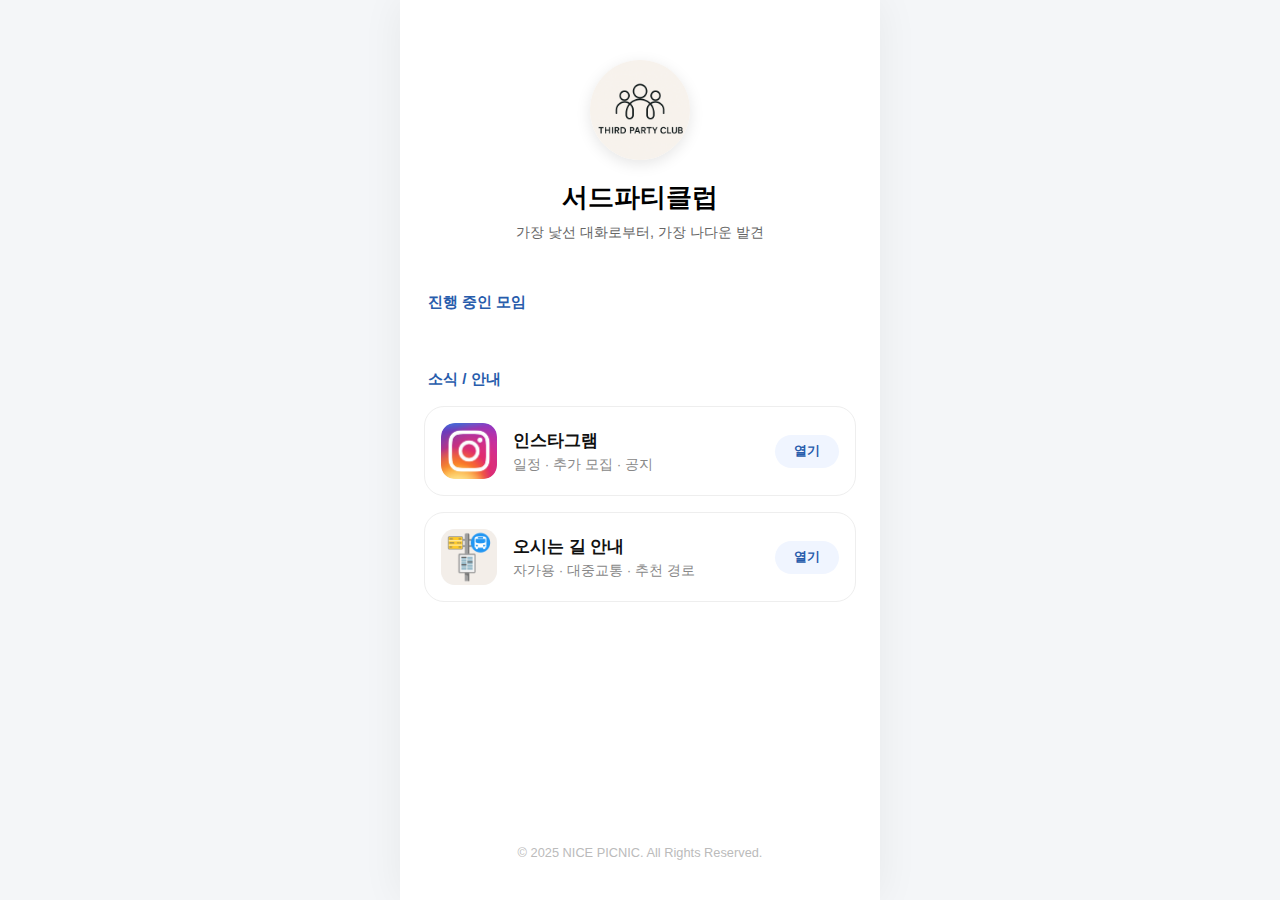
<file: index.html>
<!DOCTYPE html>
<html lang="ko">
<head>
  <meta charset="UTF-8" />
  <title>Third Party Club</title>
  <meta name="viewport" content="width=device-width, initial-scale=1" />
  
  <!--<link rel="stylesheet" href="css/style.css" />-->
  <link rel="stylesheet" href="css/common.css">
  <link rel="stylesheet" href="css/index.css">

  <script async src="https://www.googletagmanager.com/gtag/js?id=G-XTLE47DTXF"></script>
  <script src="js/analytics.js"></script>
</head>

<body>

<div class="main-container">
  <main class="link-hub-container">
    <section class="profile">
      <div class="profile-img">
        <img src="img/common/logo.png" alt="나이스 피크닉">
      </div>
      <h1>서드파티클럽</h1>
      <p class="profile-desc">가장 낯선 대화로부터, 가장 나다운 발견</p>
    </section>


    <section class="link-category">
      <h2 class="category-title">진행 중인 모임</h2>
      
      <div class="meetup-grid">
       
        <!-- 독서모임 활성 시 주석 풀기-->
   <!--  <a href="read.html" class="meetup-card">
  <div class="meetup-thumb">
    <img src="img/read/thumb_read.png" alt="함께성장 독서모임">
  </div>
  
  <div class="meetup-content">
    <span class="meetup-category">커리어 · 인사이트</span>
    
    <h3 class="meetup-title">혼자 일하는 우리,<br>든든한 동료가 되어줄까요?</h3>
    
    <p class="meetup-desc">
      혼자도 잘하지만, 함께할 때 더 멀리 갈 수 있습니다. 서로의 성장을 돕는 느슨한 연대를 만들어가요.
    </p>
    
    <div class="meetup-footer">
      <span class="small-btn">자세히 보기</span>
    </div>
  </div>
</a>
-->
  
        </div>

      
    </section>

   <section class="link-category">
      <h2 class="category-title">소식 / 안내</h2>
      <a href="https://www.instagram.com/thirdpartyclub/" target="_blank" class="link-card"  onclick="trackEvent('index_click', 'instagram')">
        <div class="card-icon"><img src="img/icon/ic_insta.png"></div>
        <div class="card-text">
          <h3>인스타그램</h3>
          <p>일정 · 추가 모집 · 공지</p>
        </div>
        <div class="card-btn">열기</div>
      </a>

      <a href="https://chipped-bobcat-75b.notion.site/2c61374ca00a800d8b18d82a8d13a1f0" target="_blank" class="link-card" onclick="trackEvent('index_click', 'location_guide')">
        <div class="card-icon"><img src="img/icon/ic_location.png"></div>
        <div class="card-text">
          <h3>오시는 길 안내</h3>
          <p>자가용 · 대중교통 · 추천 경로</p>
        </div>
        <div class="card-btn">열기</div>
      </a>
    </section>
  </main>

  <footer class="footer">
    <p>© 2025 NICE PICNIC. All Rights Reserved.</p>
  </footer>
</div>
</body>
</html>
</file>
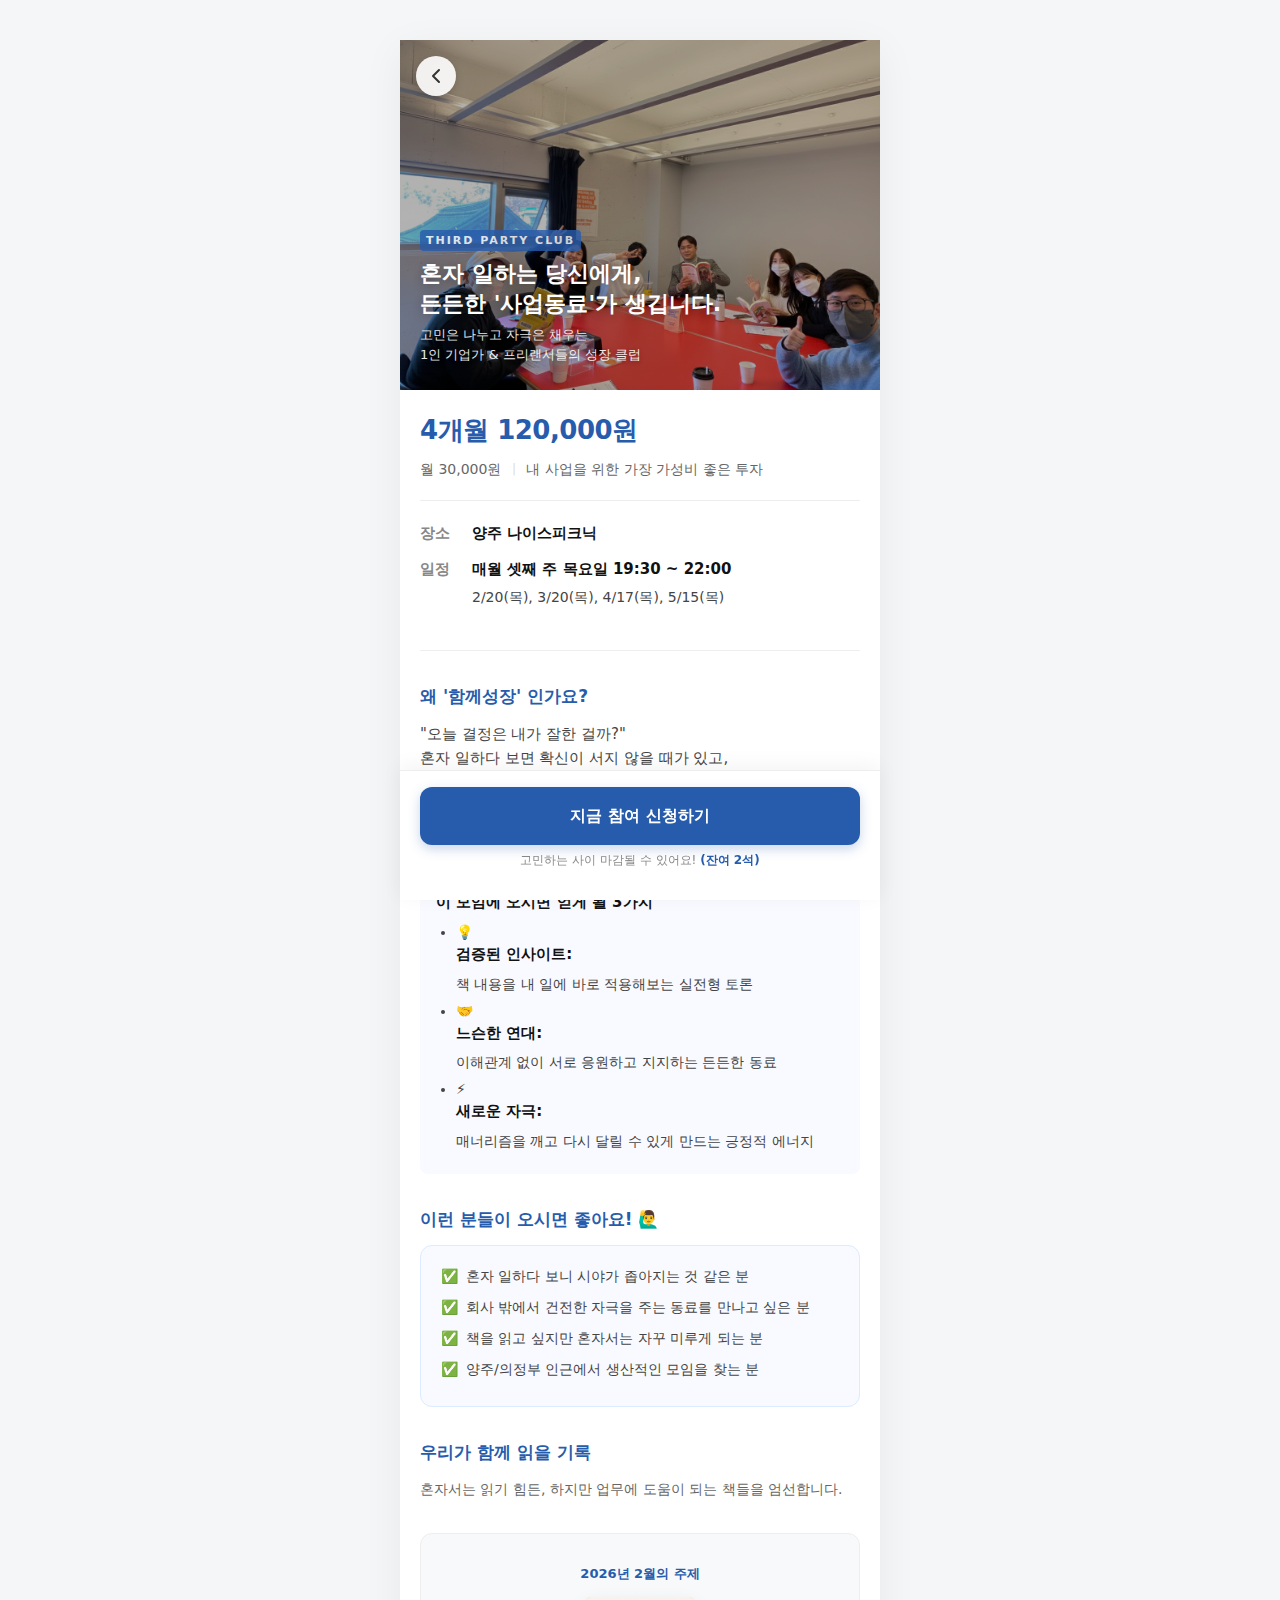
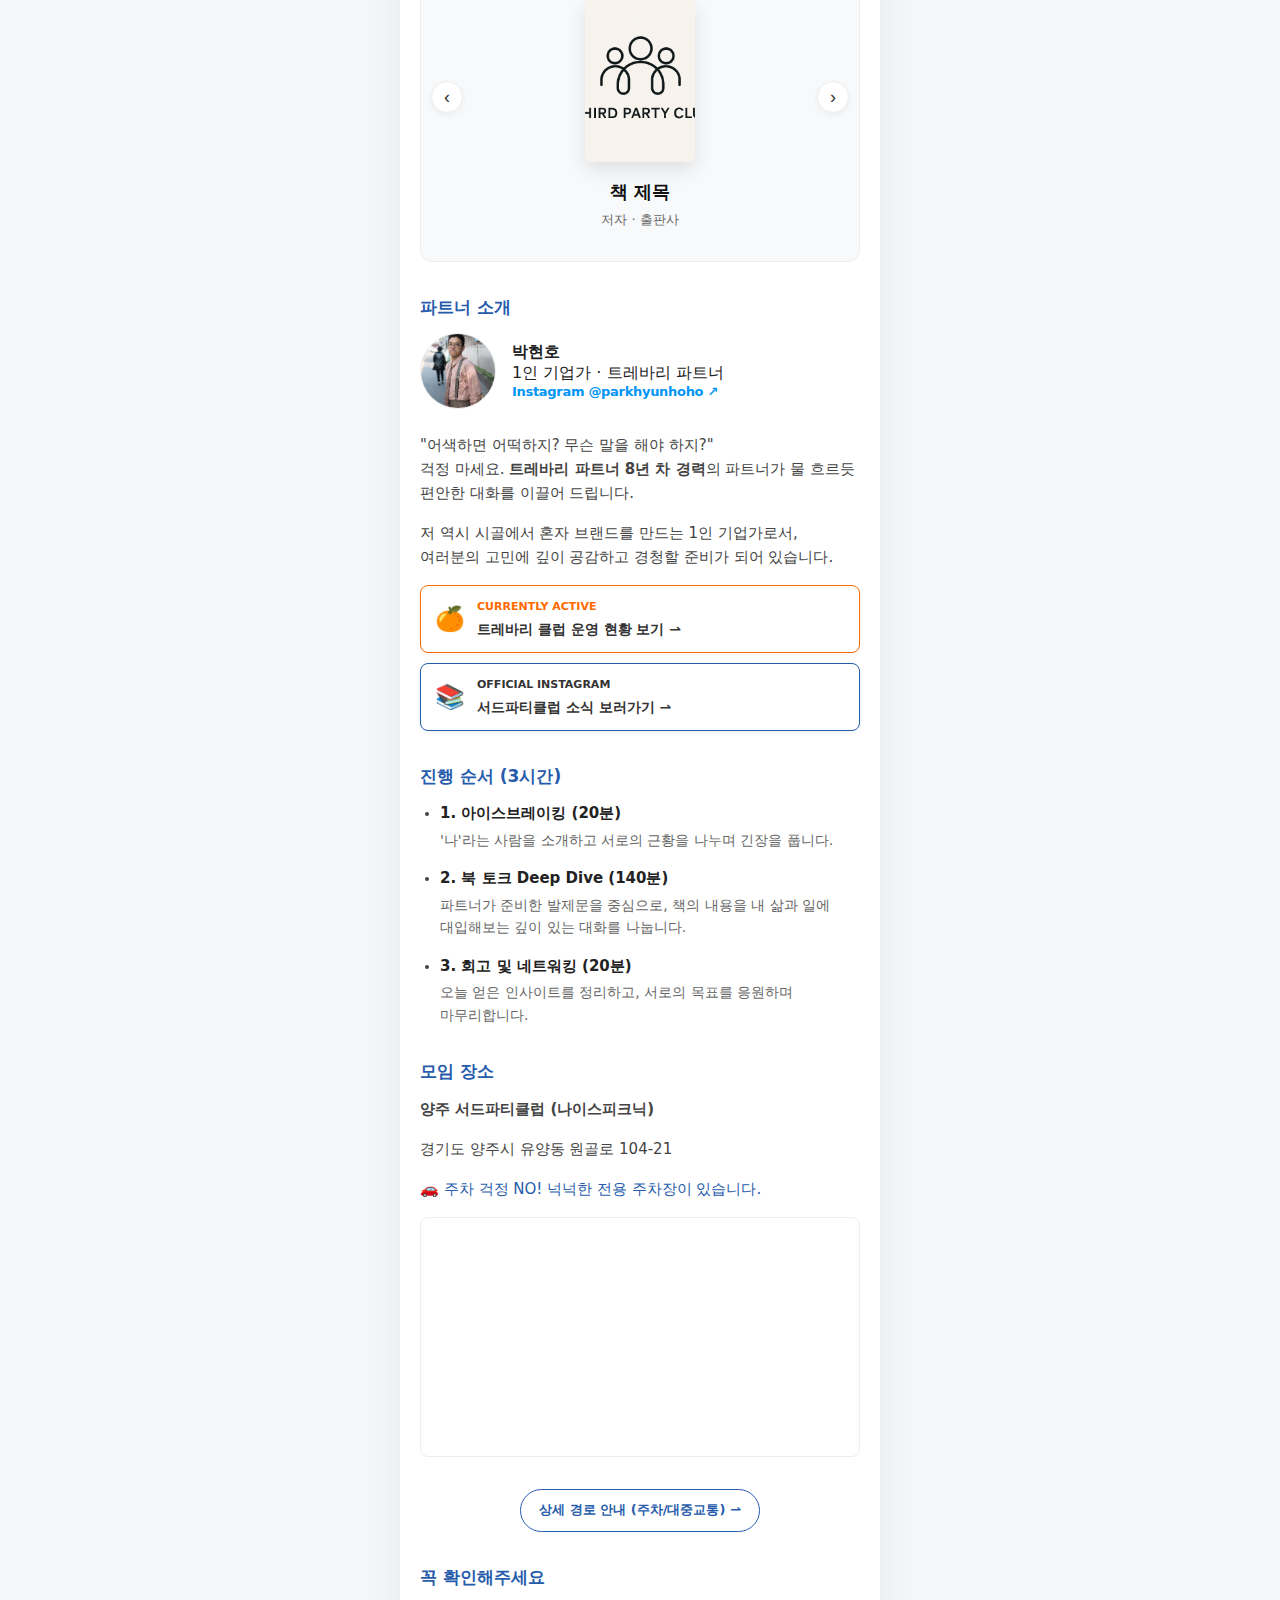
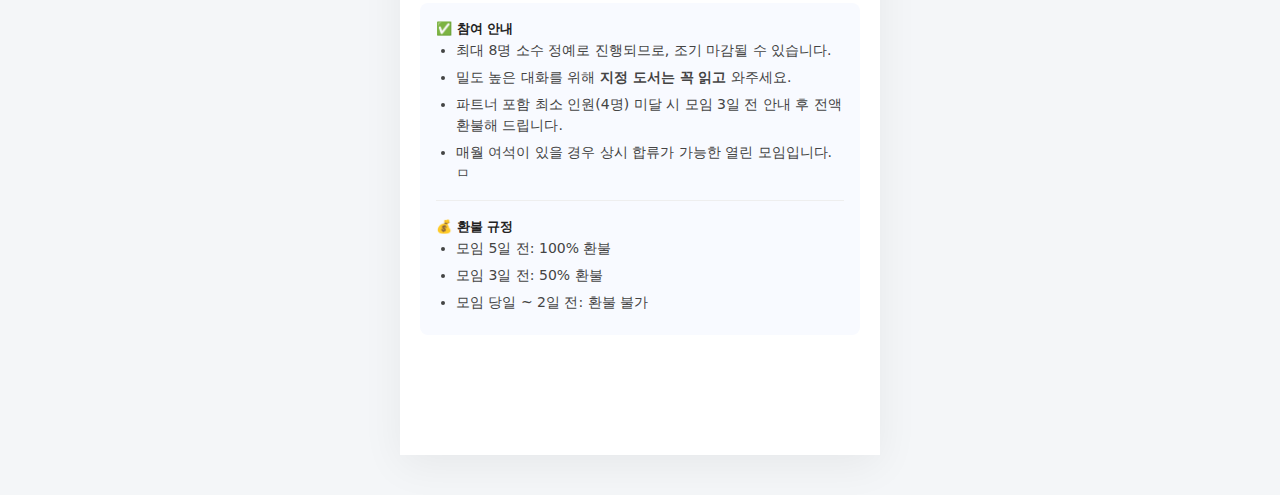
<file: read.html>
<!DOCTYPE html>
<html lang="ko">
<head>
  <meta charset="UTF-8" />
  <title>함께성장 | 서드파티클럽 독서모임</title>
  <meta name="viewport" content="width=device-width, initial-scale=1" />
  
  <link rel="stylesheet" href="css/common.css">
  <link rel="stylesheet" href="css/read.css">

  <script type="text/javascript" src="https://oapi.map.naver.com/openapi/v3/maps.js?ncpKeyId=gxhiizwzqn"></script>
</head>

<body>
<div class="page">

  <header class="hero">
    <a href="index.html" class="back-btn">
      <svg width="24" height="24" viewBox="0 0 24 24" fill="none" stroke="#333" stroke-width="2" stroke-linecap="round" stroke-linejoin="round">
        <path d="M15 18l-6-6 6-6"/>
      </svg>
    </a>

    <img src="img/read/thumb_read.png" alt="독서모임 메인 이미지" />
    <div class="hero-title-wrap">
      <div class="hero-tag">THIRD PARTY CLUB</div>
      <div class="hero-title">
        혼자 일하는 당신에게,<br>든든한 '사업동료'가 생깁니다.
      </div>
      <div class="hero-subtitle">
        고민은 나누고 자극은 채우는<br>1인 기업가 & 프리랜서들의 성장 클럽
      </div>
    </div>
  </header>
 <!--
 <div class="status-bar">
    <span class="status-label">실시간 현황</span>
   <span class="status-count">남은 자리 2명 (선착순 마감)</span>
    <span class="status-state recruiting">모집중 📚</span>
  </div>
 -->

  <main>

      <section>
      <div class="price-box-v2">
        <div class="price-header">
          <h2 class="total-price">4개월 120,000원</h2>
          <p class="monthly-price">
            월 30,000원 <span class="divider">|</span> 내 사업을 위한 가장 가성비 좋은 투자
          </p>
        </div>

        <div class="price-line"></div>

        <div class="price-info-grid">
          <div class="info-row">
            <span class="info-label">장소</span>
            <span class="info-value">양주 나이스피크닉</span>
          </div>
          
          <div class="info-row align-top">
            <span class="info-label">일정</span>
            <div class="info-value-group">
              <strong class="time">매월 셋째 주 목요일 19:30 ~ 22:00</strong>
              <div class="dates">
                2/20(목), 3/20(목), 4/17(목), 5/15(목)
              </div>
            </div>
          </div>
        </div>
      </div>
    </section>
    </section>

    <section>
      <h2 class="section-title">왜 '함께성장' 인가요?</h2>
      <div class="section-body">
        <p>
          "오늘 결정은 내가 잘한 걸까?"<br>
          혼자 일하다 보면 확신이 서지 않을 때가 있고,<br>
          밥 한 끼 하며 일 얘기 나눌 동료가 그리울 때가 있죠.
        </p>
        <p>
          우리는 서로의 <strong>페이스메이커</strong>가 되어줍니다.<br>
          책상 앞에서는 혼자지만, 이곳에서는 함께입니다.
        </p>
      </div>
      
      <div class="highlight-box" style="margin-top: 16px;">
        <strong>이 모임에 오시면 얻게 될 3가지</strong>
        <ul>
          <li>💡 <strong>검증된 인사이트:</strong> 책 내용을 내 일에 바로 적용해보는 실전형 토론</li>
          <li>🤝 <strong>느슨한 연대:</strong> 이해관계 없이 서로 응원하고 지지하는 든든한 동료</li>
          <li>⚡ <strong>새로운 자극:</strong> 매너리즘을 깨고 다시 달릴 수 있게 만드는 긍정적 에너지</li>
        </ul>
      </div>
    </section>

    <section>
      <h2 class="section-title">이런 분들이 오시면 좋아요! 🙋‍♂️</h2>
      <div class="section-body" style="background:#f8faff; padding:20px; border-radius:12px; border:1px solid #dcebff;">
        <ul style="list-style:none; padding:0; margin:0;">
          <li style="margin-bottom:10px; display:flex; gap:8px; align-items: flex-start;">
            <span>✅</span> <span>혼자 일하다 보니 시야가 좁아지는 것 같은 분</span>
          </li>
          <li style="margin-bottom:10px; display:flex; gap:8px; align-items: flex-start;">
            <span>✅</span> <span>회사 밖에서 건전한 자극을 주는 동료를 만나고 싶은 분</span>
          </li>
          <li style="margin-bottom:10px; display:flex; gap:8px; align-items: flex-start;">
            <span>✅</span> <span>책을 읽고 싶지만 혼자서는 자꾸 미루게 되는 분</span>
          </li>
          <li style="display:flex; gap:8px; align-items: flex-start;">
            <span>✅</span> <span>양주/의정부 인근에서 생산적인 모임을 찾는 분</span>
          </li>
        </ul>
      </div>
    </section>

    <section class="curriculum-section">
      <h2 class="section-title">우리가 함께 읽을 기록</h2>
      <p class="section-body" style="margin-bottom: 12px; font-size: 14px; color: #666;">
        혼자서는 읽기 힘든, 하지만 업무에 도움이 되는 책들을 엄선합니다.
      </p>
      
      <div class="month-scroll-container">
        <div class="month-track" id="monthTrack"></div>
      </div>

      <div class="book-display-area">
        <div class="book-bg-blur" id="bookBg"></div>
        <div class="book-content">
          <p class="curriculum-month" id="displayMonth">2026년 2월의 주제</p>
          <div class="book-cover-wrapper">
            <img src="" alt="책 표지" id="bookCover" onerror="this.src='img/common/logo.png'">
          </div>
          <h3 id="bookTitle">책 제목</h3>
          <p id="bookAuthor">저자 · 출판사</p>
        </div>
        <button class="nav-arrow prev" onclick="changeMonth(-1)">‹</button>
        <button class="nav-arrow next" onclick="changeMonth(1)">›</button>
      </div>
    </section>

 <section>
      <h2 class="section-title">파트너 소개</h2>
      <div class="host-container">
        <div class="host-avatar">
          <img src="img/common/host_img.jpg" alt="박현호" />
        </div>
        <div class="host-info">
          <strong>박현호</strong>
          <span>1인 기업가 · 트레바리 파트너</span>
          <a href="https://www.instagram.com/parkhyunhoho" target="_blank" class="host-insta">
        Instagram @parkhyunhoho ↗
      </a>
        </div>
      </div>
      <div class="section-body">
        <p>
          "어색하면 어떡하지? 무슨 말을 해야 하지?"<br>
          걱정 마세요. <strong>트레바리 파트너 8년 차 경력</strong>의 파트너가 물 흐르듯 편안한 대화를 이끌어 드립니다.
        </p>
        <p>
          저 역시 시골에서 혼자 브랜드를 만드는 1인 기업가로서, 여러분의 고민에 깊이 공감하고 경청할 준비가 되어 있습니다.
        </p>
        
       <a href="https://m.trevari.co.kr/product/820a227c-3d1e-412b-9b82-daf4edcc6240" target="_blank" class="link-card link-trevari">
      <span class="link-icon">🍊</span>
      <div class="link-text-group">
        <span class="link-label">Currently Active</span>
        <span class="link-desc">트레바리 클럽 운영 현황 보기 ⇀</span>
      </div>
    </a>

    <a href="https://www.instagram.com/thirdpartyclub/" target="_blank" class="link-card link-tpc">
      <span class="link-icon">📚</span>
      <div class="link-text-group">
        <span class="link-label">Official Instagram</span>
        <span class="link-desc">서드파티클럽 소식 보러가기 ⇀</span>
      </div>
    </a>
      </div>
    </section>

    <section>
      <h2 class="section-title">진행 순서 (3시간)</h2>
      <div class="section-body">
        <ul class="program-list">
          <li>
            <strong>1. 아이스브레이킹 (20분)</strong>
            <p style="font-size:14px; color:#666;">'나'라는 사람을 소개하고 서로의 근황을 나누며 긴장을 풉니다.</p>
          </li>
          <li>
            <strong>2. 북 토크 Deep Dive (140분)</strong>
            <p style="font-size:14px; color:#666;">파트너가 준비한 발제문을 중심으로, 책의 내용을 내 삶과 일에 대입해보는 깊이 있는 대화를 나눕니다.</p>
          </li>
          <li>
            <strong>3. 회고 및 네트워킹 (20분)</strong>
            <p style="font-size:14px; color:#666;">오늘 얻은 인사이트를 정리하고, 서로의 목표를 응원하며 마무리합니다.</p>
          </li>
        </ul>
      </div>
    </section>

    <section>
      <h2 class="section-title">모임 장소</h2>
      <div class="section-body">
        <p><strong>양주 서드파티클럽 (나이스피크닉)</strong></p>
        <p class="small">경기도 양주시 유양동 원골로 104-21</p>
        <p class="small" style="margin-top:4px; color:#275cac;">🚗 주차 걱정 NO! 넉넉한 전용 주차장이 있습니다.</p>
        
        <div id="map" style="width:100%; height:240px; border-radius:8px; margin-top:10px; border:1px solid #eee;"></div>
      </div>
    </section>

    <section>
      <div class="section-body" style="text-align: center;">
        <a href="https://chipped-bobcat-75b.notion.site/2c61374ca00a800d8b18d82a8d13a1f0" target="_blank" class="cta-link">
          상세 경로 안내 (주차/대중교통) ⇀
        </a>
      </div>
    </section>

    <section>
      <h2 class="section-title">꼭 확인해주세요</h2>
      <div class="notice-box">
        <strong>✅ 참여 안내</strong>
        <ul>
          <li>최대 8명 소수 정예로 진행되므로, 조기 마감될 수 있습니다.</li>
          <li>밀도 높은 대화를 위해 <strong>지정 도서는 꼭 읽고</strong> 와주세요.</li>
          <li>파트너 포함 최소 인원(4명) 미달 시 모임 3일 전 안내 후 전액 환불해 드립니다.</li>
          <li>매월 여석이 있을 경우 상시 합류가 가능한 열린 모임입니다.ㅁ</li>
        </ul>

        <div class="section-divider"></div>

        <strong>💰 환불 규정</strong>
        <ul>
          <li>모임 5일 전: 100% 환불</li>
          <li>모임 3일 전: 50% 환불</li>
          <li>모임 당일 ~ 2일 전: 환불 불가</li>
        </ul>
      </div>
    </section>
    
    <div style="height: 100px;"></div>

    <div class="cta-wrap">
      <a class="cta-button" href="https://docs.google.com/forms/..." target="_blank">
        지금 참여 신청하기
      </a>
      <div class="small" style="text-align: center;">
        고민하는 사이 마감될 수 있어요! <span class="brand-color-text">(잔여 2석)</span>
      </div>
    </div>

  </main>
</div>

<script>
  // 1. 네이버 지도
  var mapOptions = {
    center: new naver.maps.LatLng(37.781656, 127.024580),
    zoom: 17,
    minZoom: 10,
    zoomControl: true,
    zoomControlOptions: { position: naver.maps.Position.TOP_RIGHT },
    scrollWheel: false,
    draggable: false 
  };
  var map = new naver.maps.Map('map', mapOptions);
  var marker = new naver.maps.Marker({
    position: new naver.maps.LatLng(37.781656, 127.024580),
    map: map
  });

  // 2. 커리큘럼 로직
  const curriculumData = [

    { year: 2026, month: 3, title: "미니멀리스트 창업가", author: "사힐 라빙구", img: "img/read/book_2602.jpg", current: true },
    { year: 2026, month: 4, title: "브랜드 마케터들의 이야기", author: "배달의민족", img: "img/read/book_2603.jpg" },
    { year: 2026, month: 5, title: "내 운명은 고객이 결정한다", author: "박종윤", img: "img/read/book_default.jpg" },
    { year: 2026, month: 6, title: "기획자의 습관", author: "최장순", img: "img/read/book_2511.jpg" },
  ];

  const track = document.getElementById('monthTrack');
  let currentIndex = 0;

  function initCurriculum() {
    track.innerHTML = ""; 
    curriculumData.forEach((item, index) => {
      const btn = document.createElement('button');
      btn.className = 'month-btn';
      btn.innerHTML = `<span class="year">${item.year}</span><span class="mon">${item.month}월</span>`;
      btn.onclick = () => selectMonth(index);
      track.appendChild(btn);
      if (item.current) currentIndex = index;
    });
    selectMonth(currentIndex);
  }

function selectMonth(index) {
    if (index < 0 || index >= curriculumData.length) return;
    currentIndex = index;

    const data = curriculumData[index];
    document.getElementById('displayMonth').innerText = `${data.year}년 ${data.month}월 모임`;
    document.getElementById('bookTitle').innerText = data.title;
    document.getElementById('bookAuthor').innerText = data.author;
    document.getElementById('bookCover').src = data.img;

    const buttons = document.querySelectorAll('.month-btn');
    buttons.forEach(b => b.classList.remove('active'));
    buttons[index].classList.add('active');

    // [수정된 부분] scrollIntoView 대신 컨테이너 내부 스크롤만 이동시킵니다.
    const container = document.querySelector('.month-scroll-container');
    const targetBtn = buttons[index];
    
    // 버튼을 컨테이너의 중앙으로 오게 하는 계산식
    const scrollPosition = targetBtn.offsetLeft - (container.clientWidth / 2) + (targetBtn.clientWidth / 2);
    
    container.scrollTo({
      left: scrollPosition,
      behavior: 'smooth'
    });
  }

  function changeMonth(direction) {
    selectMonth(currentIndex + direction);
  }
  
  window.onload = initCurriculum;
</script>

</body>
</html>
</file>
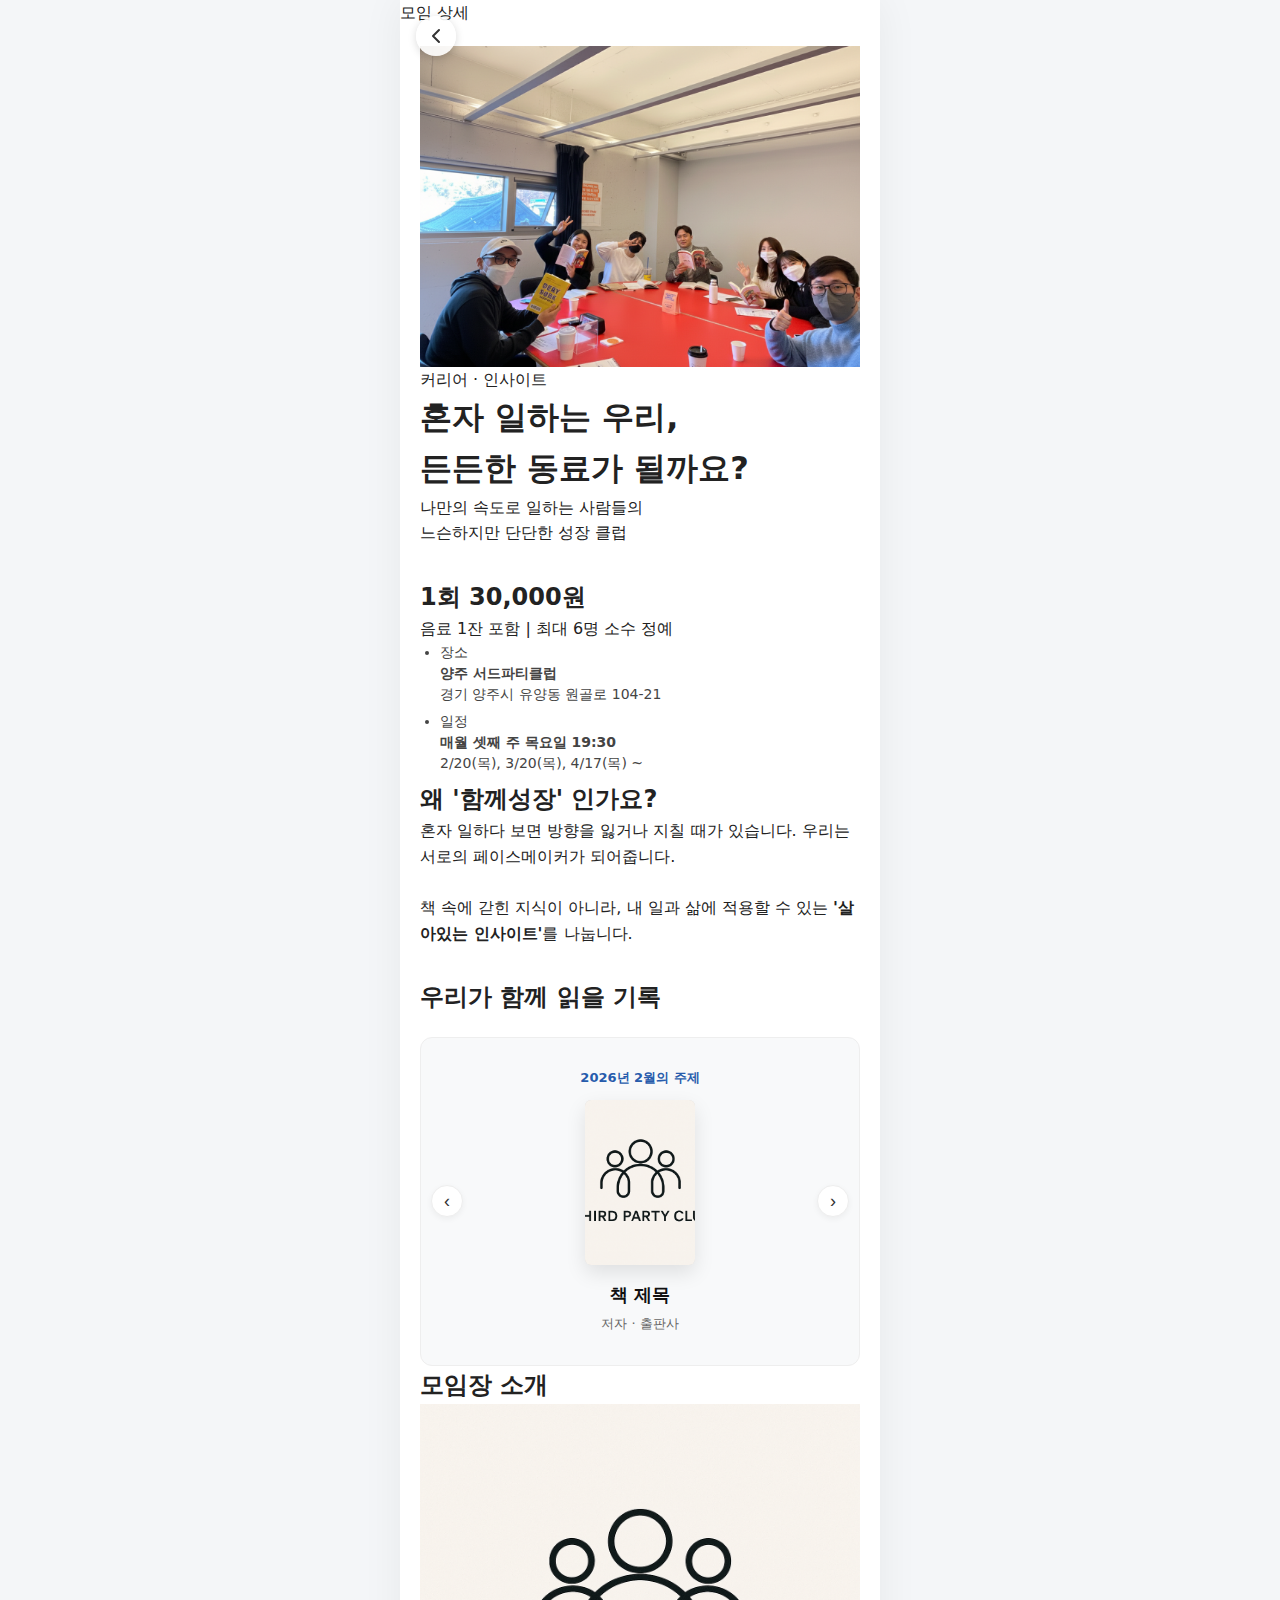
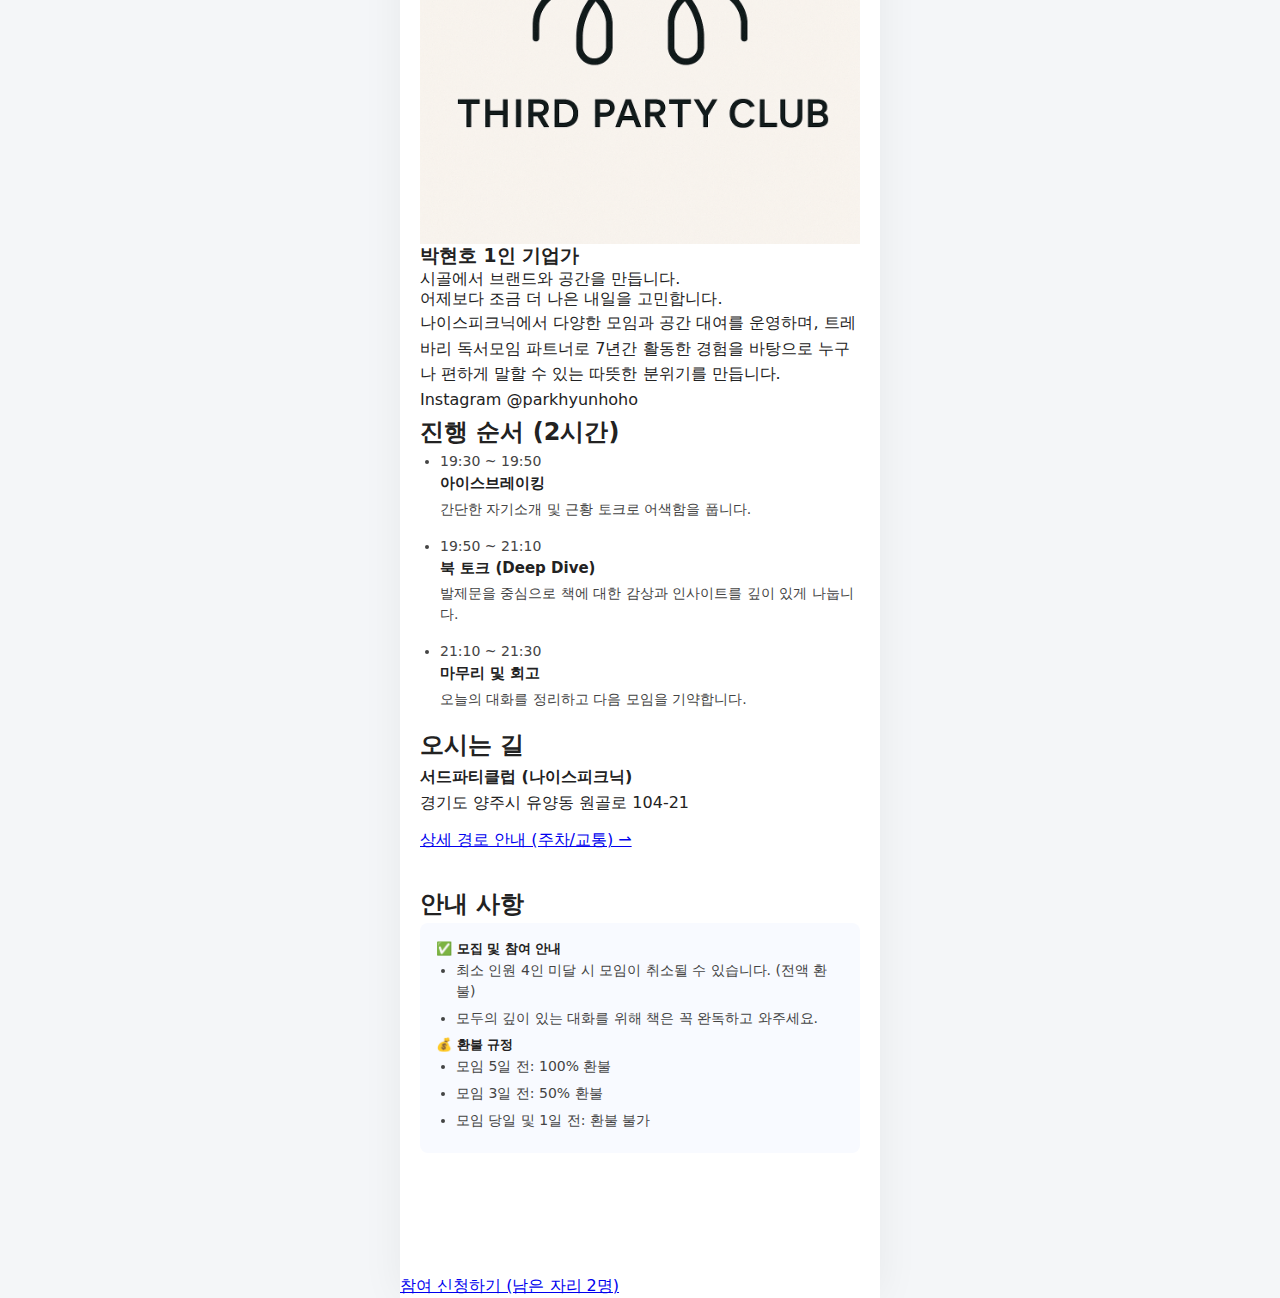
<file: read_temp.html>
<!DOCTYPE html>
<html lang="ko">
<head>
  <meta charset="UTF-8" />
  <title>함께성장 | 서드파티클럽 독서모임</title>
  <meta name="viewport" content="width=device-width, initial-scale=1" />
  
  <link rel="stylesheet" href="css/common.css">
  <link rel="stylesheet" href="css/read.css">

  <script type="text/javascript" src="https://oapi.map.naver.com/openapi/v3/maps.js?ncpKeyId=gxhiizwzqn"></script>
</head>

<body>

<div class="main-container">
  
  <header class="top-nav">
    <a href="index.html" class="back-btn">
      <svg width="24" height="24" viewBox="0 0 24 24" fill="none" stroke="#333" stroke-width="2" stroke-linecap="round" stroke-linejoin="round">
        <path d="M15 18l-6-6 6-6"/>
      </svg>
    </a>
    <span class="page-title">모임 상세</span>
  </header>

  <main class="content-area">
    
    <section class="hero-section">
      <div class="hero-img">
        <img src="img/read/thumb_read.png" alt="함께성장 독서모임">
        <div class="hero-overlay"></div>
      </div>
      <div class="hero-text">
        <span class="tag">커리어 · 인사이트</span>
        <h1>혼자 일하는 우리,<br>든든한 동료가 될까요?</h1>
        <p>나만의 속도로 일하는 사람들의<br>느슨하지만 단단한 성장 클럽</p>
      </div>
    </section>

<section class="info-summary">
      <div class="summary-top">
        <h2 class="price-highlight">1회 30,000원</h2>
        <p class="price-sub">음료 1잔 포함 <span class="divider-bar">|</span> 최대 6명 소수 정예</p>
      </div>

      <div class="summary-line"></div>

      <ul class="summary-details">
        <li>
          <span class="label">장소</span>
          <div class="desc">
            <strong>양주 서드파티클럽</strong>
            <p class="sub-desc">경기 양주시 유양동 원골로 104-21</p>
          </div>
        </li>
        <li>
          <span class="label">일정</span>
          <div class="desc">
            <strong>매월 셋째 주 목요일 19:30</strong>
            <p class="sub-desc">2/20(목), 3/20(목), 4/17(목) ~</p>
          </div>
        </li>
      </ul>
    </section>

    <div class="divider"></div>

    <section class="text-section">
      <h2>왜 '함께성장' 인가요?</h2>
      <p>
        혼자 일하다 보면 방향을 잃거나 지칠 때가 있습니다.
        우리는 서로의 페이스메이커가 되어줍니다.<br><br>
        책 속에 갇힌 지식이 아니라,
        내 일과 삶에 적용할 수 있는 <strong>'살아있는 인사이트'</strong>를 나눕니다.
      </p>
    </section>

    <section class="curriculum-section">
      <h2>우리가 함께 읽을 기록</h2>
      <div class="month-scroll-container">
        <div class="month-track" id="monthTrack"></div>
      </div>
      <div class="book-display-area">
        <div class="book-bg-blur" id="bookBg"></div>
        <div class="book-content">
          <p class="curriculum-month" id="displayMonth">2026년 2월의 주제</p>
          <div class="book-cover-wrapper">
            <img src="" alt="책 표지" id="bookCover" onerror="this.src='img/common/logo.png'">
          </div>
          <h3 id="bookTitle">책 제목</h3>
          <p id="bookAuthor">저자 · 출판사</p>
        </div>
        <button class="nav-arrow prev" onclick="changeMonth(-1)">‹</button>
        <button class="nav-arrow next" onclick="changeMonth(1)">›</button>
      </div>
    </section>

    <div class="divider"></div>

    <section class="host-section">
      <h2>모임장 소개</h2>
      <div class="host-profile">
        <img src="img/common/logo.png" alt="박현호" class="host-face">
        <div class="host-info">
          <h3>박현호 <span class="job">1인 기업가</span></h3>
          <p>시골에서 브랜드와 공간을 만듭니다.<br>어제보다 조금 더 나은 내일을 고민합니다.</p>
        </div>
      </div>
      <div class="host-desc">
        <p>
          나이스피크닉에서 다양한 모임과 공간 대여를 운영하며,
          트레바리 독서모임 파트너로 7년간 활동한 경험을 바탕으로
          누구나 편하게 말할 수 있는 따뜻한 분위기를 만듭니다.
        </p>
        <p class="small-link">Instagram @parkhyunhoho</p>
      </div>
    </section>

    <div class="divider"></div>

    <section class="text-section">
      <h2>진행 순서 (2시간)</h2>
      <ul class="program-list">
        <li>
          <span class="time">19:30 ~ 19:50</span>
          <strong>아이스브레이킹</strong>
          <p>간단한 자기소개 및 근황 토크로 어색함을 풉니다.</p>
        </li>
        <li>
          <span class="time">19:50 ~ 21:10</span>
          <strong>북 토크 (Deep Dive)</strong>
          <p>발제문을 중심으로 책에 대한 감상과 인사이트를 깊이 있게 나눕니다.</p>
        </li>
        <li>
          <span class="time">21:10 ~ 21:30</span>
          <strong>마무리 및 회고</strong>
          <p>오늘의 대화를 정리하고 다음 모임을 기약합니다.</p>
        </li>
      </ul>
    </section>

    <div class="divider"></div>

    <section class="text-section">
      <h2>오시는 길</h2>
      <p style="margin-bottom:12px;">
        <strong>서드파티클럽 (나이스피크닉)</strong><br>
        경기도 양주시 유양동 원골로 104-21
      </p>
      
      <div id="map" class="map-container"></div>
      
      <a href="https://chipped-bobcat-75b.notion.site/2c61374ca00a800d8b18d82a8d13a1f0" target="_blank" class="direction-btn">
        상세 경로 안내 (주차/교통) ⇀
      </a>
    </section>

    <section class="text-section">
      <h2>안내 사항</h2>
      <div class="notice-box">
        <strong>✅ 모집 및 참여 안내</strong>
        <ul>
          <li>최소 인원 4인 미달 시 모임이 취소될 수 있습니다. (전액 환불)</li>
          <li>모두의 깊이 있는 대화를 위해 책은 꼭 완독하고 와주세요.</li>
        </ul>

        <div class="notice-divider"></div>

        <strong>💰 환불 규정</strong>
        <ul>
          <li>모임 5일 전: 100% 환불</li>
          <li>모임 3일 전: 50% 환불</li>
          <li>모임 당일 및 1일 전: 환불 불가</li>
        </ul>
      </div>
    </section>
    
    <div style="height: 100px;"></div>

  </main>

  <div class="bottom-cta-container">
    <a href="https://docs.google.com/forms/..." target="_blank" class="cta-btn">
      참여 신청하기 (남은 자리 2명)
    </a>
  </div>

</div>

<script>
  // 1. 네이버 지도 설정
  var mapOptions = {
    center: new naver.maps.LatLng(37.781656, 127.024580),
    zoom: 17,
    minZoom: 10,
    zoomControl: true,
    zoomControlOptions: { position: naver.maps.Position.TOP_RIGHT },
    scrollWheel: false,
    draggable: false // 모바일 스크롤 방해 방지
  };
  var map = new naver.maps.Map('map', mapOptions);
  var marker = new naver.maps.Marker({
    position: new naver.maps.LatLng(37.781656, 127.024580),
    map: map
  });

  // 2. 커리큘럼 데이터 로직 (기존과 동일)
  const curriculumData = [
    { year: 2025, month: 11, title: "기획자의 습관", author: "최장순", img: "img/read/book_2511.jpg" },
    { year: 2025, month: 12, title: "도둑맞은 집중력", author: "요한 하리", img: "img/read/book_2512.jpg" },
    { year: 2026, month: 1, title: "설국", author: "가와바타 야스나리", img: "img/read/book_2601.jpg" },
    { year: 2026, month: 2, title: "미니멀리스트 창업가", author: "사힐 라빙구", img: "img/read/book_2602.jpg", current: true },
    { year: 2026, month: 3, title: "브랜드 마케터들의 이야기", author: "배달의민족", img: "img/read/book_2603.jpg" },
    { year: 2026, month: 4, title: "내 운명은 고객이 결정한다", author: "박종윤", img: "img/read/book_default.jpg" }
  ];

  const track = document.getElementById('monthTrack');
  let currentIndex = 0;

  function initCurriculum() {
    track.innerHTML = ""; 
    curriculumData.forEach((item, index) => {
      const btn = document.createElement('button');
      btn.className = 'month-btn';
      btn.innerHTML = `<span class="year">${item.year}</span><span class="mon">${item.month}월</span>`;
      btn.onclick = () => selectMonth(index);
      track.appendChild(btn);

      if (item.current) currentIndex = index;
    });
    selectMonth(currentIndex);
  }

  function selectMonth(index) {
    if (index < 0 || index >= curriculumData.length) return;
    currentIndex = index;

    const data = curriculumData[index];
    document.getElementById('displayMonth').innerText = `${data.year}년 ${data.month}월 모임`;
    document.getElementById('bookTitle').innerText = data.title;
    document.getElementById('bookAuthor').innerText = data.author;
    document.getElementById('bookCover').src = data.img;

    const buttons = document.querySelectorAll('.month-btn');
    buttons.forEach(b => b.classList.remove('active'));
    buttons[index].classList.add('active');
    buttons[index].scrollIntoView({ behavior: 'smooth', block: 'nearest', inline: 'center' });
  }

  function changeMonth(direction) {
    selectMonth(currentIndex + direction);
  }
  
  window.onload = initCurriculum;
</script>

</body>
</html>
</file>
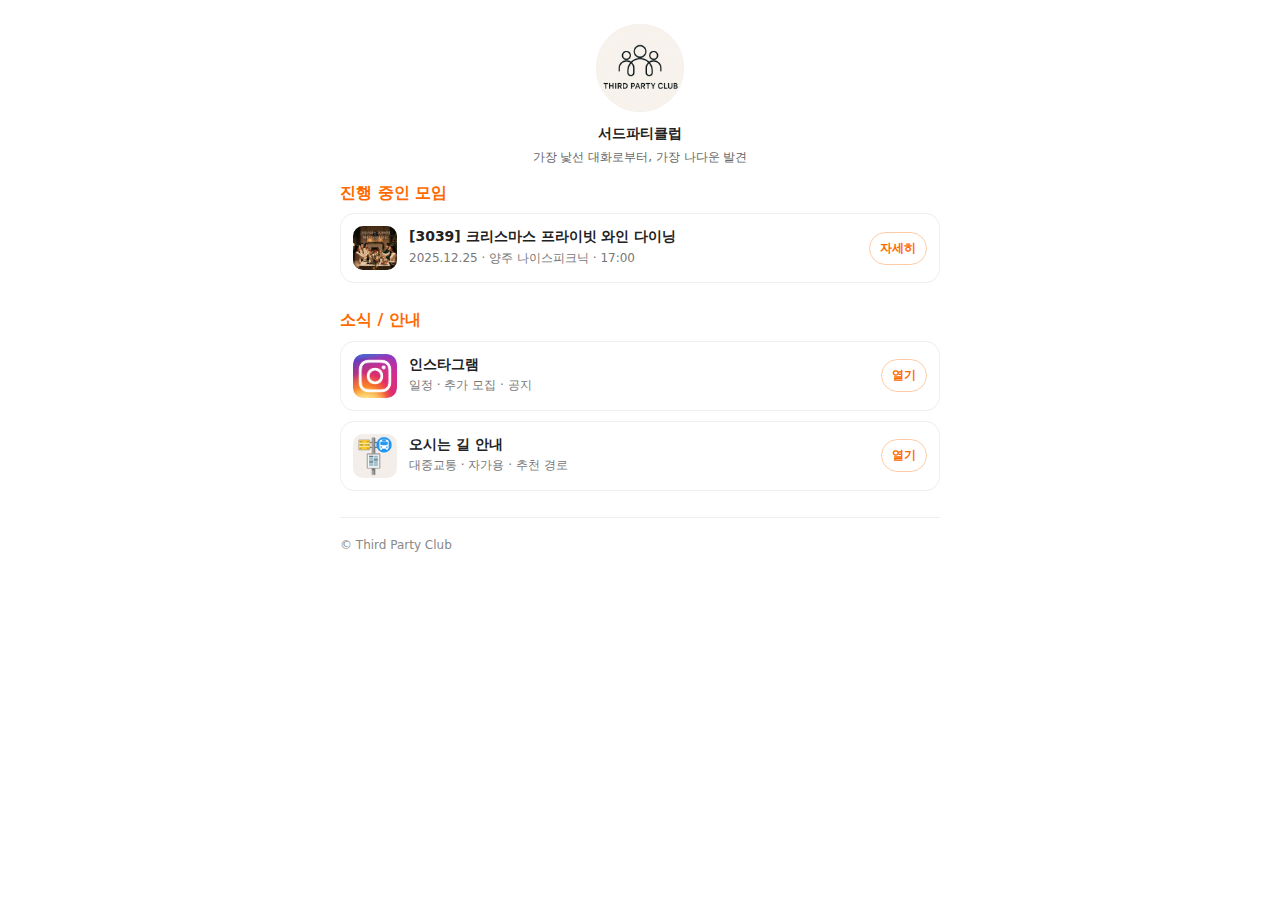
<file: temp.html>
<!DOCTYPE html>
<html lang="ko">
<head>
  <meta charset="UTF-8" />
  <title>Third Party Club</title>
  <meta name="viewport" content="width=device-width, initial-scale=1" />
  <link rel="stylesheet" href="css/style.css" />

  <script async src="https://www.googletagmanager.com/gtag/js?id=G-XTLE47DTXF"></script>
  <script src="js/analytics.js"></script>
</head>

<body>
<div class="page">

  <header class="profile-header">
    <div class="profile-avatar">
      <img src="img/common/logo.png" alt="서드파티클럽 로고">
    </div>
    <div class="profile-name">서드파티클럽</div>
    <div class="profile-sub">가장 낯선 대화로부터, 가장 나다운 발견</div>
  </header>

  <main class="index-main">

    <section class="index-section">
      <h2 class="section-title">진행 중인 모임</h2>

      <div class="thumb-list">
         
     
        <a class="thumb-card" href="wine.html"  onclick="trackEvent('index_click', '251225_christmas_event')">
          <div class="thumb-img">
            <img src="img/wine/hero2.png" alt="와인 모임">
          </div>
          <div class="thumb-text">
            <div class="thumb-title">[3039] 크리스마스 프라이빗 와인 다이닝</div>
            <div class="thumb-meta">2025.12.25 · 양주 나이스피크닉 · 17:00</div>
          </div>
          <div class="thumb-right">자세히</div>
        </a>
        
    </div>

    </section>

    <section class="index-section">
      <h2 class="section-title">소식 / 안내</h2>

      <div class="thumb-list">

        <a class="thumb-card" href="https://www.instagram.com/thirdpartyclub/" target="_blank"  onclick="trackEvent('index_click', 'instagram')">
             <div class="thumb-img">
            <img src="img/icon/ic_insta.png" alt="와인 모임">
          </div>
          <div class="thumb-text">
            <div class="thumb-title">인스타그램</div>
            <div class="thumb-meta">일정 · 추가 모집 · 공지</div>
          </div>
          <div class="thumb-right">열기</div>
        </a>

        <a class="thumb-card" href="https://chipped-bobcat-75b.notion.site/2c61374ca00a800d8b18d82a8d13a1f0" target="_blank" onclick="trackEvent('index_click', 'location_guide')">
             <div class="thumb-img">
            <img src="img/icon/ic_location.png" alt="와인 모임">
          </div>
          <div class="thumb-text">
            <div class="thumb-title">오시는 길 안내</div>
            <div class="thumb-meta">대중교통 · 자가용 · 추천 경로</div>
          </div>
          <div class="thumb-right">열기</div>
        </a>

      </div>
    </section>

    <footer class="index-footer">
      <div class="small">© Third Party Club</div>
    </footer>

  </main>

</div>
</body>
</html>
</file>
<file: css/style.css>
:root {
  --brand-color: #ff6a00;
  --text-color: #222;
  --bg-color: #faf7f3;
  --border-color: #eee;
}

* {
  box-sizing: border-box;
  margin: 0;
  padding: 0;
}

body {
  font-family: -apple-system, BlinkMacSystemFont, "Pretendard", system-ui, sans-serif;
  background: #ffffff;
  color: var(--text-color);
  line-height: 1.6;
}

.page {
  max-width: 640px;
  margin: 0 auto;
  background: #fff;
}

/* 공통 이미지 */
img {
  max-width: 100%;
  display: block;
}

/* HERO 영역 */
header.hero {
  background: #000;
  color: #fff;
  position: relative;
}

.hero img {
  opacity: 0.7;
  width: 100%;
  height: auto;
}

.hero-title-wrap {
  position: absolute;
  left: 16px;
  bottom: 20px;
  right: 16px;
}

.hero-tag {
  font-size: 12px;
  letter-spacing: 2px;
  text-transform: uppercase;
  margin-bottom: 6px;
  opacity: 0.8;
}

.hero-title {
  font-size: 22px;
  font-weight: 700;
  line-height: 1.3;
}

.hero-subtitle {
  font-size: 14px;
  margin-top: 6px;
  opacity: 0.9;
}

/* 메인 컨텐츠 */
main {
  padding: 16px;
}

section + section {
  margin-top: 24px;
}

h2.section-title {
  font-size: 16px;
  font-weight: 700;
  margin-bottom: 8px;
   color: #ff6a00;
}

.section-body {
  font-size: 14px;
  color: #333;
}

.section-body p + p {
  margin-top: 8px;
}

/* 리스트 */
ul {
  padding-left: 18px;
  font-size: 14px;
}

ul li + li {
  margin-top: 4px;
}

/*모집인원 실시간*/
.status-bar {
  background: #fff7f0;
  border: 1px solid #ffead6;
  border-radius: 8px;
  padding: 8px 12px;
  margin: 16px 16px 8px;
  font-size: 0.9rem;
  display: flex;
  gap: 8px;
  align-items: center;
  flex-wrap: wrap;
}

.status-label {
  font-weight: 700;
  color: #ff6a00;
}

.status-count {
  color: #333;
}

.status-state {
  margin-left: auto;
  font-size: 0.85rem;
  padding: 2px 8px;
  border-radius: 999px;
  border: 1px solid #ff6a00;
  color: #ff6a00;
}

.status-state.close {
  border-color: #999;
  color: #666;
}

/* 가격 박스 */
.price-box {
  border-radius: 8px;
  background: var(--bg-color);
  padding: 12px 14px;
  font-size: 20px;
}

.price-main {
  font-weight: 700;
  color: #000;
}

.price-discount {
  color: var(--brand-color);
  margin-left: 4px;
  font-weight: 600;
}

.price-regular {
  font-size: 13px;
  color: #777;
  margin-top: 2px;
}

.price-benefit {
  font-size: 13px;
  color: #777;        /* 약간 연한 회색 */
  margin-top: 6px;    /* 살짝 띄워서 레이어 구분 */
  line-height: 1.4;
}

/*유튜브 비디오 삽입*/
.video-wrapper {
  position: relative;
  width: 100%;
  padding-bottom: 177.78%; /* 9:16 vertical ratio */
  margin: 24px 0;
}

.video-wrapper iframe {
  position: absolute;
  top: 0;
  left: 0;
  width: 100%;
  height: 100%;
  border-radius: 12px; /* 모서리 둥글게 하고 싶으면 유지 */
}

.detail-image-section {
 /* padding: 40px 0;*/
  background: #fff; /* 배경을 흰색으로 두면 디테일 이미지가 더 선명하게 보임 */
}

.detail-image-wrapper img {
  width: 100%;
  max-width: 700px; /* 전체 페이지 폭과 균형 맞추기 */
  margin: 0 auto;
  display: block;
  border-radius: 8px;
}


/* 하이라이트 박스 */
.highlight-box {
  background: var(--bg-color);
  border-radius: 8px;
  padding: 12px 14px;
  font-size: 14px;
}

.highlight-box strong {
  display: block;
  margin-bottom: 6px;
}

/* 호스트 영역 */
.host {
  display: flex;
  align-items: center;
  gap: 12px;
  margin-bottom: 8px;
}

.host-avatar {
  width: 52px;
  height: 52px;
  border-radius: 50%;
  background: #ddd;
  overflow: hidden;
  flex-shrink: 0;
}

.host-info {
  font-size: 14px;
}

.host-info strong {
  display: block;
  margin-bottom: 4px;
}

/* 프로그램 리스트 */
.program-list li {
  margin-top: 4px;
}

/* 오시는 길 */
.cta-link {
  display: block;          /* ← 핵심! inline-block 대신 block */
  margin: 12px auto 0;     /* ← auto로 가운데 정렬 */
  width: max-content;      /* ← 버튼 너비가 텍스트만큼만 */
  
  padding: 10px 18px;
  border-radius: 999px;
  border: 1px solid #ff6a00;
  font-size: 0.95rem;
  text-decoration: none;
  color: #ff6a00;
  background: #fff;
}

.cta-link:hover {
  background: #ff6a00;
  color: #fff;
}

/* 공지사항 박스 */
.notice-box {
  background: #fff9f3;
  border-radius: 8px;
  padding: 12px 14px;
  font-size: 13px;
}

.notice-box strong {
  display: block;
  margin-bottom: 6px;
}

.section-divider {
  margin: 20px 0 8px;
  border-top: 1px solid var(--border-color);
}

/* 작은 글씨 */
.small {
  font-size: 12px;
  color: #888;
  margin-top: 4px;
}

.naver-color {
  color: #03C75A;
  font-weight: 500;
}

/* CTA 버튼 */
.cta-wrap {
  position: sticky;
  bottom: 0;
  background: #fff;
  border-top: 1px solid var(--border-color);
  padding: 12px 16px;
  margin-top: 24px;
}

.cta-button {
  display: block;
  width: 100%;
  text-align: center;
  background: var(--brand-color);
  color: #fff;
  border-radius: 8px;
  padding: 12px 0;
  font-size: 15px;
  font-weight: 600;
  text-decoration: none;
}

.cta-button:hover {
  opacity: 0.95;
}



/* 반응형 */
@media (min-width: 768px) {
  header.hero {
    border-radius: 0 0 12px 12px;
    overflow: hidden;
  }

  main {
    padding: 20px;
  }

  .cta-wrap {
    border-radius: 12px 12px 0 0;
  }
}

/* ========== INDEX PAGE (link hub) ========== */
/* 아래를 css/style.css 맨 아래에 그대로 붙여넣기 */

.index-hero {
  padding: 22px 16px 12px;
}

.index-brand {
  font-size: 12px;
  letter-spacing: 2px;
  text-transform: uppercase;
  opacity: 0.85;
}

.index-title {
  margin-top: 8px;
  font-size: 22px;
  font-weight: 800;
  line-height: 1.2;
  color: #111;
}

.index-subtitle {
  margin-top: 6px;
  font-size: 13px;
  color: #666;
}

.index-main {
  padding: 0 16px 22px;
}

.index-section + .index-section {
  margin-top: 24px;
}

.link-list {
  display: flex;
  flex-direction: column;
  gap: 10px;
}

.link-card {
  display: flex;
  align-items: center;
  justify-content: space-between;
  gap: 14px;

  padding: 14px 14px;
  border-radius: 12px;
  border: 1px solid var(--border-color);
  background: #fff;

  text-decoration: none;
  color: inherit;
  transition: transform 0.08s ease, border-color 0.12s ease, box-shadow 0.12s ease;
}

.link-card:active {
  transform: scale(0.99);
}

.link-left {
  min-width: 0;
}

.link-title {
  font-size: 15px;
  font-weight: 700;
  line-height: 1.25;
  color: #111;
}

.link-meta {
  margin-top: 4px;
  font-size: 12px;
  color: #777;
}

.link-right {
  flex-shrink: 0;
  font-size: 12px;
  font-weight: 700;
  color: var(--brand-color);
  border: 1px solid rgba(255, 106, 0, 0.35);
  padding: 6px 10px;
  border-radius: 999px;
  background: #fff;
}

.link-card:hover {
  border-color: rgba(255, 106, 0, 0.35);
  box-shadow: 0 6px 18px rgba(0, 0, 0, 0.06);
}

.index-footer {
  margin-top: 26px;
  padding-top: 14px;
  border-top: 1px solid var(--border-color);
}

/* 모바일에서 카드 안 텍스트 줄바꿈 예쁘게 */
.link-title,
.link-meta {
  word-break: keep-all;
}

/* 큰 화면에서 살짝 여백만 자연스럽게 */
@media (min-width: 768px) {
  .index-hero {
    padding: 26px 20px 14px;
  }
  .index-main {
    padding: 0 20px 26px;
  }
}

.profile-header {
  padding: 24px 16px 12px;
  text-align: center;
}

.profile-avatar {
  width: 88px;
  height: 88px;
  margin: 0 auto;
  border-radius: 50%;
  overflow: hidden;
  background: #eee;
}

.profile-avatar img {
  width: 100%;
  height: 100%;
  object-fit: cover;
}

.profile-name {
  margin-top: 10px;
  font-size: 14px;
  font-weight: 700;
}

.profile-sub {
  margin-top: 4px;
  font-size: 12px;
  color: #666;
}

.thumb-list {
  display: flex;
  flex-direction: column;
  gap: 10px;
}

.thumb-card {
  display: flex;
  align-items: center;
  gap: 12px;
  padding: 12px;
  border-radius: 14px;
  background: #fff;
  border: 1px solid var(--border-color);
  text-decoration: none;
  color: inherit;
}

.thumb-img {
  width: 44px;
  height: 44px;
  border-radius: 10px;
  overflow: hidden;
  background: #ddd;
  flex-shrink: 0;
}

.thumb-img img {
  width: 100%;
  height: 100%;
  object-fit: cover;
}

.thumb-text {
  flex: 1;
  min-width: 0;
}

.thumb-title {
  font-size: 14px;
  font-weight: 700;
  line-height: 1.25;
}

.thumb-meta {
  margin-top: 3px;
  font-size: 12px;
  color: #777;
}

.thumb-right {
  font-size: 12px;
  font-weight: 700;
  color: var(--brand-color);
  border: 1px solid rgba(255,106,0,0.35);
  padding: 6px 10px;
  border-radius: 999px;
  white-space: nowrap;
}

.thumb-card:active {
  transform: scale(0.98);
}
</file>
<file: css/common.css>
* { box-sizing: border-box; margin: 0; padding: 0; }

body {
    background-color: #f4f6f8;
    font-family: 'Pretendard', sans-serif;
}

/* PC 중앙 정렬 컨테이너 */
.main-container {
    max-width: 480px;
    margin: 0 auto;
    background-color: #fff;
    min-height: 100vh;
    box-shadow: 0 0 40px rgba(0,0,0,0.06);
    position: relative;
    display: flex;
    flex-direction: column;
}

/* 공통 버튼 디자인 */
.card-btn {
    font-size: 0.8rem;
    color: #275cac;
    background: #f0f5ff;
    padding: 8px 16px;
    border-radius: 30px;
    font-weight: 600;
    white-space: nowrap;
    display: inline-flex;
    align-items: center;
    justify-content: center;
    text-decoration: none;
    flex-shrink: 0;
    min-width: 64px;
    transition: all 0.2s ease;
}

/* 준비 중 버튼 초기 스타일 */
.card-btn.secondary {
    background-color: #f0f5ff;
    color: #aaaaaa;
}

.footer {
    text-align: center;
    padding: 40px 20px;
    font-size: 0.8rem;
    color: #bbb;
}
</file>
<file: css/index.css>
.link-hub-container { padding: 60px 24px; flex: 1; }
.profile { text-align: center; margin-bottom: 50px; }
.profile-img img { width: 100px; height: 100px; border-radius: 50%; object-fit: cover; margin-bottom: 16px; box-shadow: 0 4px 15px rgba(0,0,0,0.1); }
.profile h1 { font-size: 1.6rem; font-weight: 800; margin-bottom: 8px; }
.profile-desc { font-size: 0.9rem; word-break: keep-all; /* 단어 단위로 줄바꿈되어 가독성 상승 */ color: #666; max-width: 300px; margin: 0 auto; }

.category-title { font-size: 0.95rem; color: #275cac; font-weight: 700; margin: 40px 0 16px 4px; }

/* 링크 카드 공통 호버 설정 */
.link-card {
    display: flex;
    align-items: center;
    background: #fff;
    border: 1px solid #eeeeee;
    border-radius: 20px;
    padding: 16px;
    margin-bottom: 16px;
    text-decoration: none;
    color: inherit;
    transition: all 0.3s cubic-bezier(0.25, 0.8, 0.25, 1);
}

/* [복구] 모든 카드가 마우스 오버 시 위로 뜹니다 */
.link-card:hover {
    transform: translateY(-5px);
    border-color: #275cac;
    box-shadow: 0 12px 24px rgba(39, 92, 172, 0.1);
}

/* 활성화된 버튼 호버 시 파란색으로 변함 */
.link-card:not(.coming-soon):hover .card-btn:not(.secondary) {
    background: #275cac;
    color: #fff;
}

/* [복구] 준비 중(secondary) 버튼 호버 시 색상 변화 */
.link-card.coming-soon:hover .card-btn.secondary {
    background-color: #275cac; /* 기존보다 살짝 진한 회색으로 피드백 제공 */
    color: #fff;
}

.card-icon { width: 56px; height: 56px; border-radius: 14px; overflow: hidden; margin-right: 16px; flex-shrink: 0; background: #f8f9fa; }
.card-icon img { width: 100%; height: 100%; object-fit: cover; }

.card-text { flex: 1; min-width: 0; }
.card-text h3 { font-size: 1.05rem; font-weight: 700; margin: 0; display: flex; align-items: center; color: #111; }
.card-text p { font-size: 0.85rem; color: #888; margin-top: 4px; }

/* 준비 중(Coming Soon) 스타일 */
.link-card.coming-soon { 
    opacity: 0.75; 
    filter: grayscale(1); 
}

/* 준비 중 카드 호버 시 흑백 느낌을 살짝 줄여 활성화 느낌 전달 */
.link-card.coming-soon:hover {
    opacity: 0.95;
    filter: grayscale(0.6);
}

.badge { font-size: 0.7rem; background: #eee; color: #888; padding: 2px 6px; border-radius: 4px; margin-left: 6px; font-weight: 600; }

/* --- 썸네일 강조형 그리드 레이아웃 --- */

/* 그리드 컨테이너: 2열 배치, 간격 12px */
.meetup-grid {
    display: grid;
    grid-template-columns: repeat(2, 1fr);
    gap: 16px;
    margin-bottom: 32px;
}

/* 카드 디자인 */
.meetup-card {
    background: #fff;
    border: 1px solid #eeeeee;
    border-radius: 20px;
    overflow: hidden;
    text-decoration: none;
    display: flex;
    flex-direction: column;
    transition: all 0.3s cubic-bezier(0.25, 0.8, 0.25, 1);
    position: relative;
}

/* 카드 호버 효과 */
.meetup-card:hover {
    transform: translateY(-5px);
    border-color: #275cac;
    box-shadow: 0 12px 24px rgba(39, 92, 172, 0.15);
}

/* 썸네일 영역 (비율 유지 4:3) */
.meetup-thumb {
    width: 100%;
    aspect-ratio: 4 / 3;
    background: #f8f9fa;
    overflow: hidden;
    position: relative;
}

.meetup-thumb img {
    width: 100%;
    height: 100%;
    object-fit: cover; /* 이미지가 꽉 차게 */
    transition: transform 0.3s ease;
}

/* 호버 시 이미지 살짝 확대 */
.meetup-card:hover .meetup-thumb img {
    transform: scale(1.05);
}

/* 텍스트 내용 영역 */
.meetup-content {
    padding: 16px;
    display: flex;
    flex-direction: column;
    flex: 1; /* 높이 균등 분배 */
}

.meetup-content h3 {
    font-size: 1rem;
    font-weight: 700;
    color: #111;
    margin-bottom: 6px;
}

.meetup-content p {
    font-size: 0.8rem;
    color: #888;
    margin-bottom: 12px;
    flex: 1; /* 버튼을 항상 바닥으로 밀어내기 위해 */
}

/* 카드 내부 작은 버튼 */
.small-btn {
    font-size: 0.75rem;
    color: #275cac;
    background: #f0f5ff;
    padding: 6px 12px;
    border-radius: 6px;
    font-weight: 600;
    display: inline-block;
    width: 100%;
    text-align: center;
    transition: background 0.2s;
}

.meetup-card:hover .small-btn {
    background: #275cac;
    color: #fff;
}

/* 준비 중 스타일 (옵션) */
.meetup-card.coming-soon {
    opacity: 0.8;
    filter: grayscale(1);
    pointer-events: none; /* 클릭 방지 */
}

/* --- 3단 텍스트 계층 구조 스타일 --- */

/* 1단: 카테고리 (작고 연하게) */
.meetup-category {
    display: block;
    font-size: 0.75rem; /* 12px */
    color: #999;
    font-weight: 500;
    margin-bottom: 8px;
    letter-spacing: -0.02em;
}

/* 2단: 메인 타이틀 (크고 굵게, 행간 좁힘) */
.meetup-title {
    font-size: 1.05rem; /* 약 17px */
    font-weight: 800; /* Extra Bold */
    color: #111;
    line-height: 1.35;
    margin: 0 0 8px 0; /* 기존 h3 스타일 덮어쓰기 */
    word-break: keep-all; /* 단어 중간 끊김 방지 */
}

/* 3단: 본문 설명 (중간 크기, 가독성 행간) */
.meetup-desc {
    font-size: 0.85rem; /* 약 13.5px */
    color: #666;
    line-height: 1.55;
    margin: 0 0 20px 0; /* 기존 p 스타일 덮어쓰기 */
    word-break: keep-all;
    
    /* 2줄 이상 넘어가면 ... 처리 (선택사항) */
    display: -webkit-box;
    -webkit-line-clamp: 2;
    -webkit-box-orient: vertical;
    overflow: hidden;
    text-overflow: ellipsis;
}
</file>
<file: css/read.css>
:root {
  --brand-color: #275cac;
  --brand-bg: #eef4ff;
  --text-color: #222;
  --bg-color: #f8faff;
  --border-color: #eee;
}

* { box-sizing: border-box; margin: 0; padding: 0; }

body {
  font-family: -apple-system, BlinkMacSystemFont, "Pretendard", system-ui, sans-serif;
  background: #f4f6f8; /* 바디 배경을 회색조로 변경하여 카드 효과 강조 */
  color: var(--text-color);
  line-height: 1.6;
}

/* [수정 1] 페이지 너비 480px로 통일 */
.page { 
  max-width: 480px; 
  margin: 0 auto; 
  background: #fff; 
  position: relative; 
  min-height: 100vh;
}

img { max-width: 100%; display: block; }

/* 1. HERO 영역 */
header.hero {
  background: #000; color: #fff; position: relative;
}
.hero img { opacity: 0.7; width: 100%; height: auto; display: block; }

/* [수정 2] 뒤로가기 버튼 스타일 (Hero 위에 뜸) */
.back-btn {
  position: absolute;
  top: 16px;
  left: 16px;
  width: 40px;
  height: 40px;
  background: rgba(255, 255, 255, 0.9); /* 반투명 흰색 배경 */
  border-radius: 50%;
  display: flex;
  align-items: center;
  justify-content: center;
  z-index: 10;
  box-shadow: 0 2px 8px rgba(0,0,0,0.15);
  cursor: pointer;
  transition: transform 0.2s;
}
.back-btn:active { transform: scale(0.95); }

.hero-title-wrap {
  position: absolute; left: 20px; bottom: 24px; right: 20px;
}
.hero-tag {
  font-size: 11px; letter-spacing: 2px; text-transform: uppercase;
  margin-bottom: 8px; opacity: 0.8; font-weight: 600;
  background: var(--brand-color); display: inline-block; padding: 2px 6px; border-radius: 4px; color: #fff;
}
.hero-title {
  font-size: 22px; /* 480px 폭에 맞춰 폰트 사이즈 미세 조정 */
  font-weight: 700; line-height: 1.35; margin-bottom: 6px;
  text-shadow: 0 2px 10px rgba(0,0,0,0.3);
}
.hero-subtitle {
  font-size: 13px; opacity: 0.9; font-weight: 400;
  text-shadow: 0 1px 4px rgba(0,0,0,0.3);
}

/* 메인 컨텐츠 공통 */
main { padding: 20px; }
section + section { margin-top: 32px; }

h2.section-title {
  font-size: 17px; font-weight: 700; margin-bottom: 12px;
  color: var(--brand-color);
}
.section-body { font-size: 15px; color: #333; word-break: keep-all; }
.section-body p + p { margin-top: 10px; }

/* 2. 모집현황 (Status Bar) */
.status-bar {
  background: var(--brand-bg);
  border: 1px solid #dcebff;
  border-radius: 8px;
  padding: 10px 16px;
  margin: 16px 20px 0 20px;
  font-size: 0.85rem; /* 폰트 살짝 조정 */
  display: flex; gap: 8px; align-items: center; flex-wrap: wrap;
}
.status-label { font-weight: 700; color: var(--brand-color); }
.status-count { color: #333; }
.status-state {
  margin-left: auto; font-size: 0.75rem; padding: 2px 8px;
  border-radius: 999px; background: var(--brand-color); color: #fff; font-weight: 600;
}

/* 3. 가격 박스 */
/* 3. 가격 및 정보 박스 (트레바리 스타일 v2) */
.price-box-v2 {
  background: #fff; /* 배경 흰색 */
  padding: 0;      /* 내부 패딩 제거 (섹션 자체 여백 활용) */
  /* 필요하다면 테두리를 줄 수 있지만, 스크린샷은 깔끔한 텍스트 위주입니다. */
  border-bottom: 1px solid #eee; 
  padding-bottom: 30px; /* 하단 여백 확보 */
}

/* 상단 가격 영역 */
.price-header {
  margin-bottom: 20px;
}

.total-price {
  font-size: 26px; /* 스크린샷처럼 크게 */
  font-weight: 800; /* 두껍게 */
  color: #275cac; /* 스크린샷의 오렌지 컬러 적용 (브랜드 컬러 #275cac로 변경 가능) */
  /* color: var(--brand-color);  ← 파란색을 원하시면 이 주석을 푸세요 */
  margin-bottom: 6px;
  letter-spacing: -0.5px;
}

.monthly-price {
  font-size: 14px;
  color: #666;
  font-weight: 500;
}

.monthly-price .divider {
  color: #ddd;
  margin: 0 6px;
  font-size: 12px;
  vertical-align: 1px;
}

/* 구분선 */
.price-line {
  height: 1px;
  background: #eee;
  margin-bottom: 20px;
  width: 100%;
}

/* 하단 상세 정보 (장소/일정) */
.info-row {
  display: flex;
  margin-bottom: 12px;
  font-size: 15px;
}

.info-row.align-top {
  align-items: flex-start; /* 일정처럼 내용이 길 때 상단 정렬 */
}

.info-label {
  width: 40px; /* 라벨 너비 고정 (장소, 일정 정렬 맞춤) */
  font-weight: 700;
  color: #888; /* 연한 회색 */
  flex-shrink: 0;
  margin-right: 12px;
}

.info-value {
  color: #111;
  font-weight: 700;
}

.info-value-group {
  display: flex;
  flex-direction: column;
}

.info-value-group .time {
  color: #111;
  font-weight: 700;
  margin-bottom: 6px;
}

.info-value-group .dates {
  font-size: 14px;
  color: #444;
  line-height: 1.5;
}

/* 4. 하이라이트 박스 & 리스트 */
.highlight-box {
  background: var(--bg-color); border-radius: 8px; padding: 16px; font-size: 14px;
}
.highlight-box strong { display: block; margin-bottom: 8px; font-size: 15px; color: #111; }
ul { padding-left: 20px; font-size: 14px; color: #444; }
ul li { margin-bottom: 6px; line-height: 1.5; }

/* 5. 커리큘럼 */
.month-scroll-container {
  overflow-x: auto; margin-bottom: 16px; scrollbar-width: none;
  padding-bottom: 4px;
}
.month-scroll-container::-webkit-scrollbar { display: none; }
.month-track { display: flex; gap: 8px; }
.month-btn {
  flex: 0 0 auto; width: 60px; height: 60px;
  border-radius: 12px; background: #f4f6f8; border: 1px solid #eee;
  display: flex; flex-direction: column; align-items: center; justify-content: center;
  cursor: pointer; transition: all 0.2s; color: #888;
}
.month-btn .year { font-size: 10px; margin-bottom: 2px; }
.month-btn .mon { font-size: 14px; font-weight: 700; }
.month-btn.active {
  background: var(--brand-color); color: #fff; border-color: var(--brand-color);
  box-shadow: 0 4px 10px rgba(39, 92, 172, 0.3); transform: translateY(-2px);
}

.book-display-area {
  position: relative; overflow: hidden; background: #f8f9fa;
  border-radius: 12px; padding: 30px 0; text-align: center; border: 1px solid #eee;
}
.book-content { position: relative; z-index: 2; padding: 0 20px; }
.curriculum-month { font-size: 13px; color: var(--brand-color); font-weight: 700; margin-bottom: 12px; }
.book-cover-wrapper {
  width: 110px; /* 480px 화면 대응 */
  aspect-ratio: 1 / 1.5; margin: 0 auto 16px auto;
  border-radius: 6px; box-shadow: 0 8px 20px rgba(0,0,0,0.1);
  overflow: hidden; background: #ddd;
}
.book-cover-wrapper img { width: 100%; height: 100%; object-fit: cover; }
#bookTitle { font-size: 18px; font-weight: 700; color: #111; margin-bottom: 4px; }
#bookAuthor { font-size: 13px; color: #666; }

.nav-arrow {
  position: absolute; top: 50%; transform: translateY(-50%);
  width: 32px; height: 32px; border-radius: 50%;
  background: #fff; border: 1px solid #eee; font-size: 18px; color: #333;
  cursor: pointer; z-index: 5; display: flex; align-items: center; justify-content: center;
  box-shadow: 0 2px 6px rgba(0,0,0,0.05);
}
.nav-arrow.prev { left: 10px; }
.nav-arrow.next { right: 10px; }

/* =========================================
   6. 호스트 & 프로그램 & 링크 카드 통합 스타일
   ========================================= */

/*  호스트 프로필 영역 레이아웃 */
.host-container {
  display: flex;
  align-items: center; /* 수직 중앙 정렬 */
  gap: 16px;           /* 이미지와 텍스트 간격 */
  margin-bottom: 24px;
}

/* 호스트 이미지 (원형 크롭) */
.host-avatar {
  width: 76px;         /* 텍스트 3줄 높이에 맞춰 76px로 고정 */
  height: 76px;
  border-radius: 50%;
  overflow: hidden;    /* 이미지가 둥근 영역 밖으로 나가지 않게 */
  flex-shrink: 0;      /* 화면이 줄어도 이미지 찌그러짐 방지 */
  border: 1px solid #eee; /* 테두리 */
  background: #f0f0f0;
}

.host-avatar img {
  width: 100%;
  height: 100%;
  object-fit: cover;   /* 비율 유지하며 꽉 채우기 */
  display: block;      /* 하단 미세 여백 제거 */
}

/* 호스트 정보 텍스트 (이름, 직함, 인스타) */
.host-info {
  display: flex;
  flex-direction: column;
  justify-content: center;
  line-height: 1.3;    /* 줄 간격 좁힘 */
}

.host-name {
  font-size: 18px;
  font-weight: 800;
  color: #111;
  margin-bottom: 4px;  /* 이름 아래 간격 */
}

.host-title {
  font-size: 14px;
  color: #666;
  margin-bottom: 2px;  /* 직함 아래 간격 */
}

.host-insta {
  font-size: 13px;
  color: #0095f6;      /* 인스타그램 브랜드 컬러 */
  font-weight: 600;
  text-decoration: none;
  letter-spacing: -0.3px;
}

/* 섹션 타이틀 및 본문 */
.section-title {
  font-size: 20px;
  font-weight: bold;
  margin-bottom: 20px;
  color: #333;
}

.section-body p {
  font-size: 15px;
  line-height: 1.6;
  color: #444;
  margin-bottom: 16px;
}

/* 프로그램 리스트 (기존 유지) */
.program-list li { margin-bottom: 16px; }
.program-list strong { 
  font-size: 15px; 
  color: #222; 
  display: block; 
  margin-bottom: 4px; 
}

/* =========================================
   링크 카드 (트레바리 & 서드파티클럽)
   ========================================= */

/* 공통 카드 스타일 */
.link-card {
  display: flex;
  align-items: center;
  background: #fff;
  border-radius: 8px;
  padding: 12px 14px;
  text-decoration: none;
  margin-bottom: 10px;
  box-shadow: 0 2px 5px rgba(0,0,0,0.05);
  transition: transform 0.2s, box-shadow 0.2s;
}

.link-card:active {
  transform: scale(0.98); /* 클릭 시 살짝 눌리는 효과 */
}

/* 아이콘 */
.link-icon {
  font-size: 24px;
  margin-right: 12px;
}

/* 텍스트 그룹 */
.link-text-group {
  flex: 1;
}

.link-label {
  display: block;
  font-size: 11px;
  font-weight: 700;
  margin-bottom: 2px;
  text-transform: uppercase;
}

.link-desc {
  display: block;
  font-size: 14px;
  color: #333;
  font-weight: 600;
}

/* [개별 스타일] 트레바리 (오렌지) */
.link-trevari {
  border: 1px solid #ff6a00;
}
.link-trevari .link-label { color: #ff6a00; }

/* [개별 스타일] 서드파티클럽 (요청하신 블루톤) */
.link-tpc {
  border: 1px solid #275cac; /* 요청하신 색상 적용 */
}
.link-tpc .link-label { color: #333; } /* 라벨은 검정 유지 (가독성) */


/* 7. 공지사항 & 기타 */
.notice-box {
  background: var(--bg-color); border-radius: 8px; padding: 16px; font-size: 13px;
}
.section-divider { margin: 16px 0; border-top: 1px solid #eee; }
.cta-link {
  display: block; width: max-content; margin: 16px auto 0;
  padding: 10px 18px; border-radius: 999px; border: 1px solid var(--brand-color);
  font-size: 13px; text-decoration: none; color: var(--brand-color); background: #fff; font-weight: 600;
  transition: all 0.2s;
}
.cta-link:hover { background: var(--brand-color); color: #fff; }

.small { font-size: 12px; color: #888; margin-top: 6px; }
.brand-color-text { color: var(--brand-color); font-weight: 700; }

/* 8. 하단 고정 CTA */
.cta-wrap {
  position: fixed;
  bottom: 0;
  left: 0;
  right: 0;
  margin: 0 auto;
  max-width: 480px; /* [수정 3] 고정 CTA도 480px에 맞춤 */
  
  background: #fff;
  border-top: 1px solid var(--border-color);
  padding: 16px 20px 30px 20px;
  z-index: 9999;
  box-shadow: 0 -4px 20px rgba(0,0,0,0.05);
}
.cta-button {
  display: block; width: 100%; text-align: center;
  background: var(--brand-color); color: #fff; border-radius: 12px;
  padding: 16px 0; font-size: 16px; font-weight: 700; text-decoration: none;
  box-shadow: 0 4px 12px rgba(39, 92, 172, 0.25);
}
.cta-button:active { transform: scale(0.98); }

/* PC에서 중앙 정렬 느낌 살리기 */
@media (min-width: 768px) {
  .page { 
    margin: 40px auto; 
    box-shadow: 0 10px 40px rgba(0,0,0,0.06); 
  }
}
</file>
